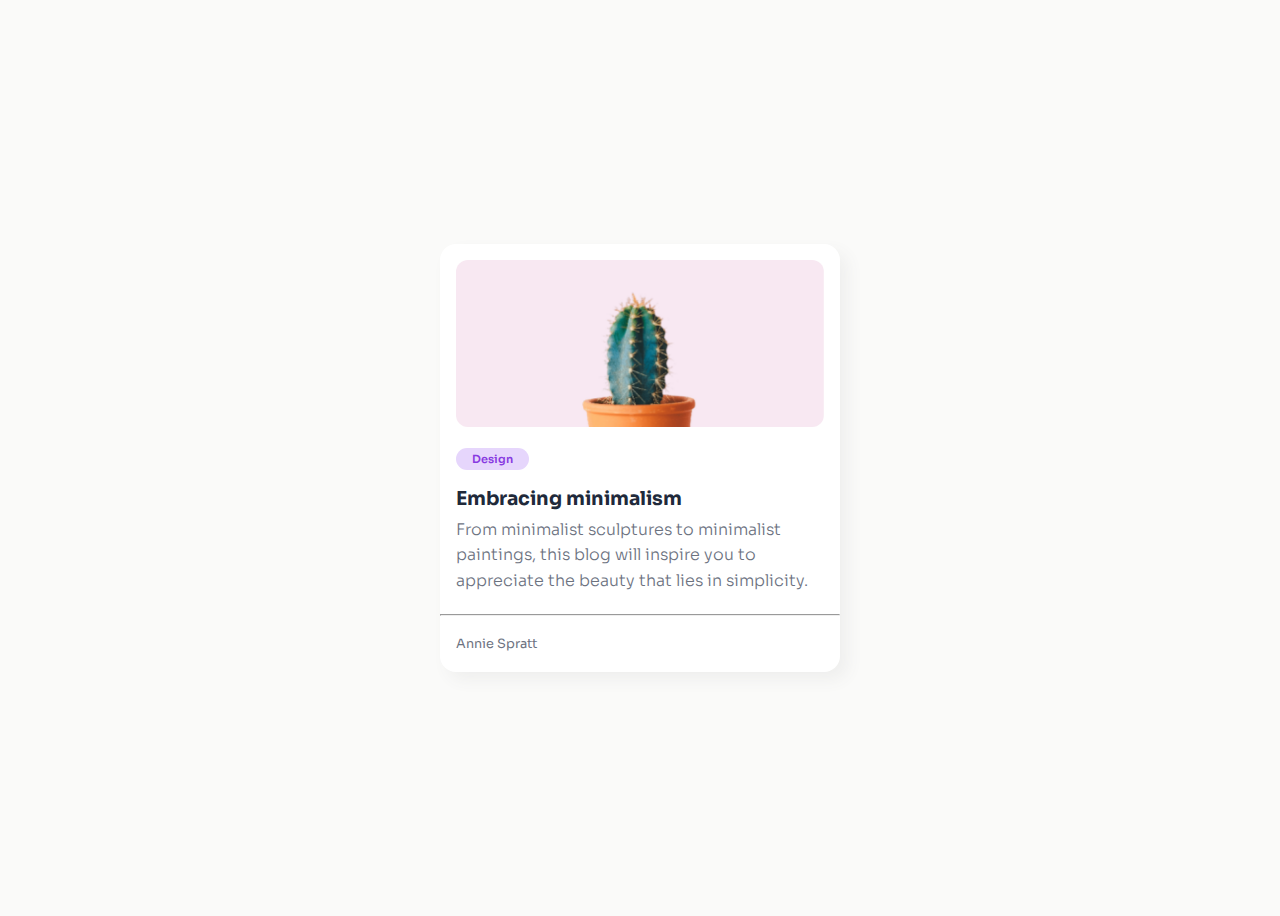
<file: 01 - Minimal Blog Card/index.html>
<!DOCTYPE html>
<html lang="en">
<head>
    <link rel="stylesheet" type="text/css" href="styles.css">
    <meta charset="UTF-8">
    <meta name="viewport" content="width=device-width, initial-scale=1.0">
    <title>Document</title>
</head>
<body>
    <div class="card">
        <img src="./cactus_img.jpg" alt="cactus image">
        <p class="tag">Design</p>
        <h1>Embracing minimalism</h1>
        <p class="text">From minimalist sculptures to minimalist paintings, this blog will inspire you to appreciate the beauty that lies in simplicity.</p>
        <hr/>
        <p class="author">Annie Spratt</p>
    </div>
</body>
</html>
</file>
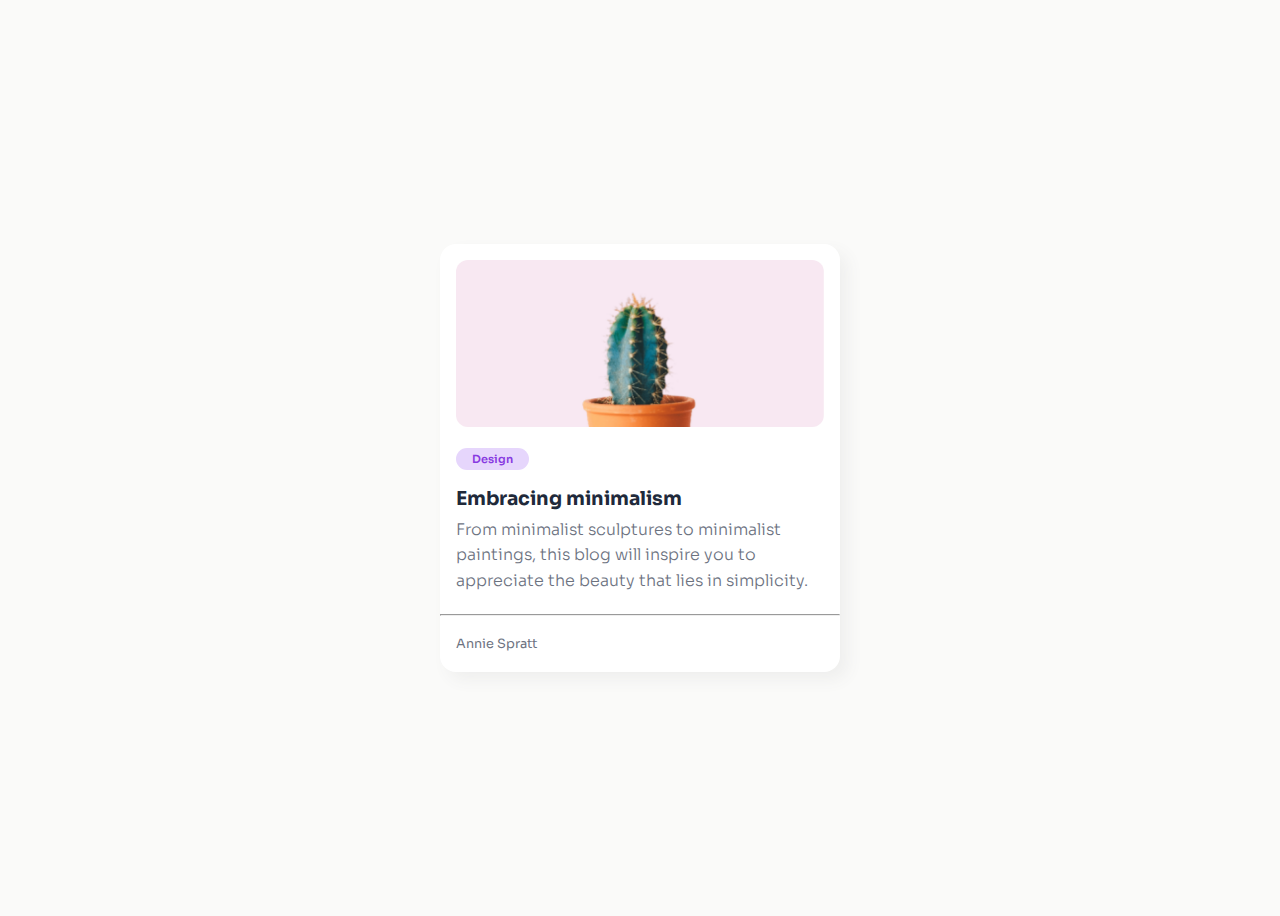
<file: 01 - Minimal Blog Card/blogCard.html>
<!DOCTYPE html>
<html lang="en">
<head>
    <link rel="stylesheet" type="text/css" href="styles.css">
    <meta charset="UTF-8">
    <meta name="viewport" content="width=device-width, initial-scale=1.0">
    <title>Document</title>
</head>
<body>
    <div class="card">
        <img src="./cactus_img.jpg" alt="cactus image">
        <p class="tag">Design</p>
        <h1>Embracing minimalism</h1>
        <p class="text">From minimalist sculptures to minimalist paintings, this blog will inspire you to appreciate the beauty that lies in simplicity.</p>
        <hr/>
        <p class="author">Annie Spratt</p>
    </div>
</body>
</html>
</file>
<file: 01 - Minimal Blog Card/styles.css>
@import url('https://fonts.googleapis.com/css2?family=Prata&family=Sora:wght@300;400;500;600;700&display=swap');

:root{
    --purple_text: #883AE1;
    --purple_background: #E6D6FC;
    --line: #E5EAF0;
    --body_background: #FAFAF9;
    --card_background: #FFFFFF;
    --text_title: #20293A;    
    --text_body: #6C727F;
    --shadow: #efefee;

    --card_width: 368px;

    font-family: 'Sora', sans-serif;;
    color: var(--text_title);
}

body{
    background-color: var(--body_background);
    display: grid;
    place-content: center;
    min-height: 100svh;
}

.card{
    background-color: var(--card_background);
    padding: 16px;
    max-width: var(--card_width);
    border-radius: 16px;
    box-shadow: var(--shadow) 8px 8px 16px;
}

.card img{
    width: 100%;
    border-radius: 12px;
}

.tag{
    display: inline-block;
    background-color: var(--purple_background);
    color: var(--purple_text);
    font-weight: 600;
    padding: 4px 16px;
    border-radius: 16px;
    margin-block: 16px;
    font-size: 0.7em;
}

h1{
    font-size: 1.2em;
    margin-top: 0;
    margin-bottom: 6px;
}

.text{
    margin-top: 0;
    margin-bottom: 20px;
    color: var(--text_body);
    font-weight: 300;
    line-height: 1.6em;
}

hr{
    color: var(--line);
    margin-inline: -16px;
    margin-block: 0;
}

.author{
    color: var(--text_body);
    margin-block: 0;
    padding-top: 20px;
    padding-bottom: 4px;
    font-weight: 400;
    font-size: 0.8em;
}
</file>
